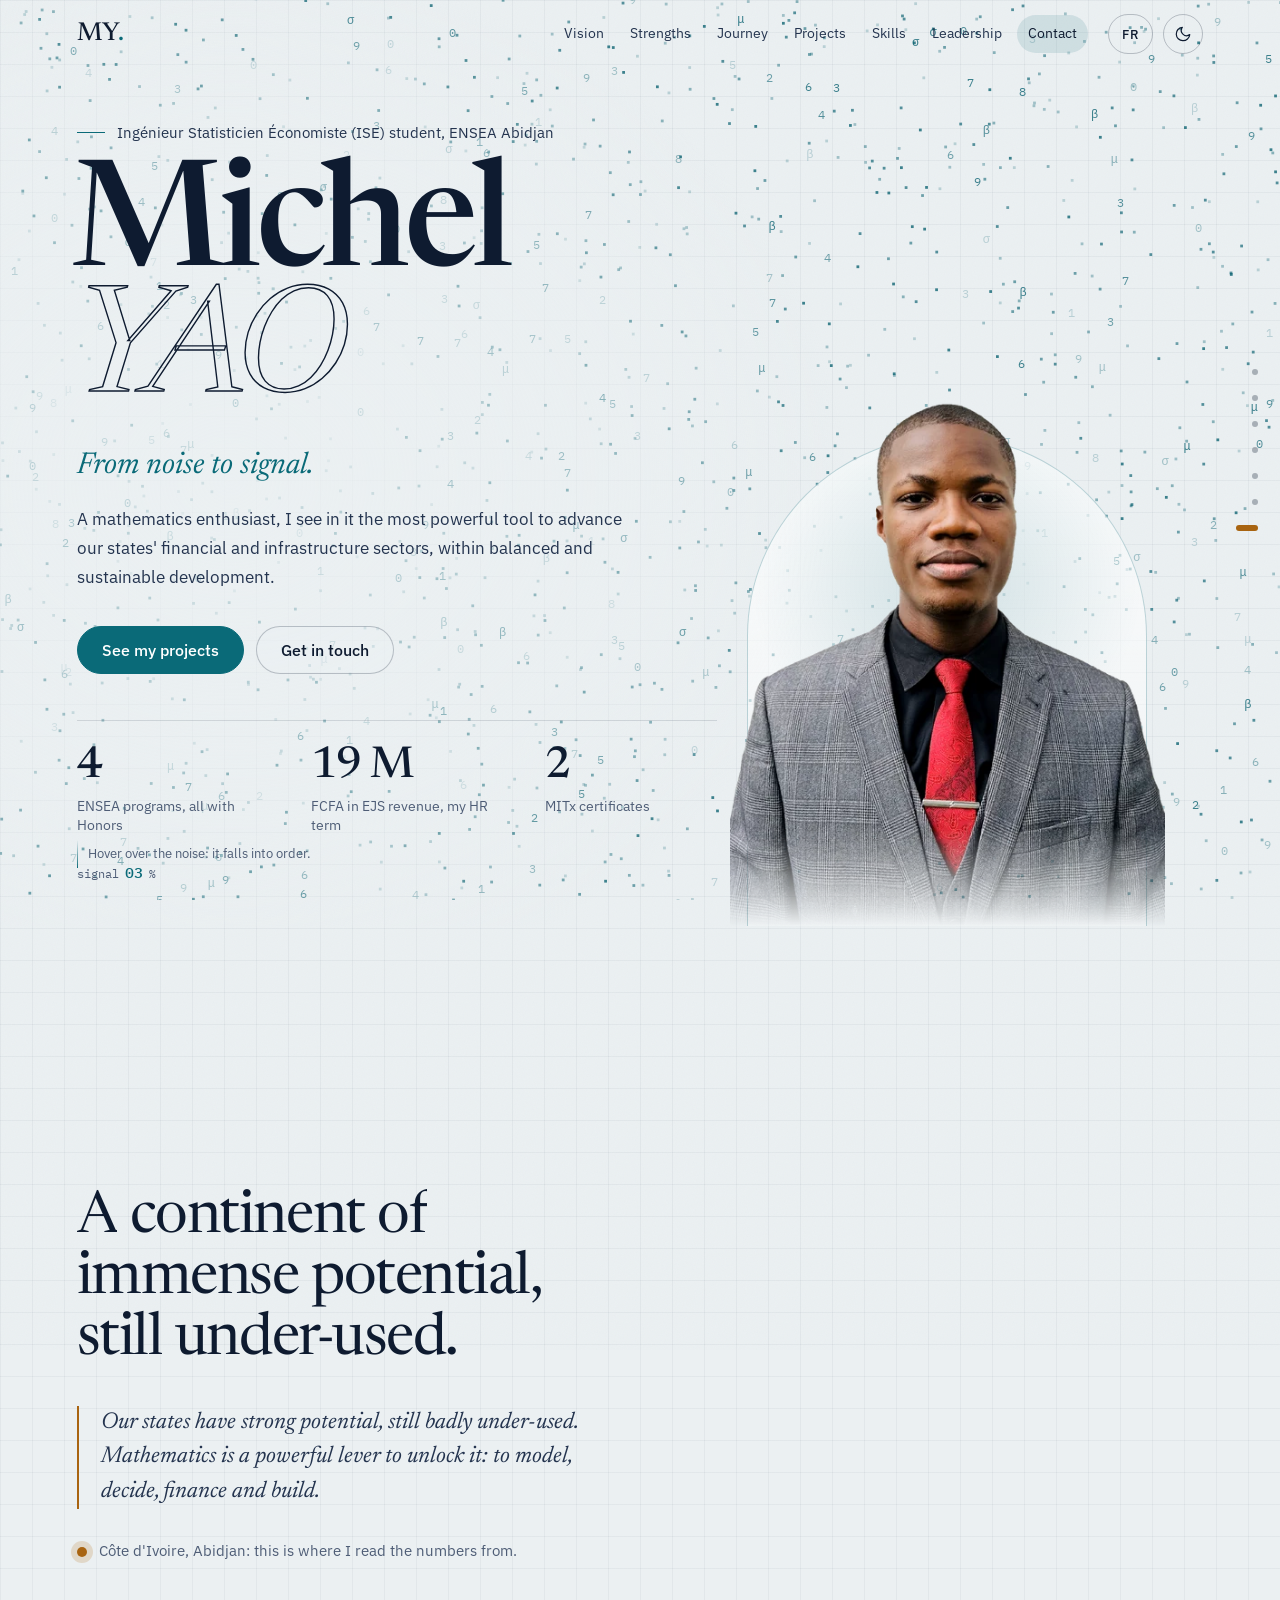
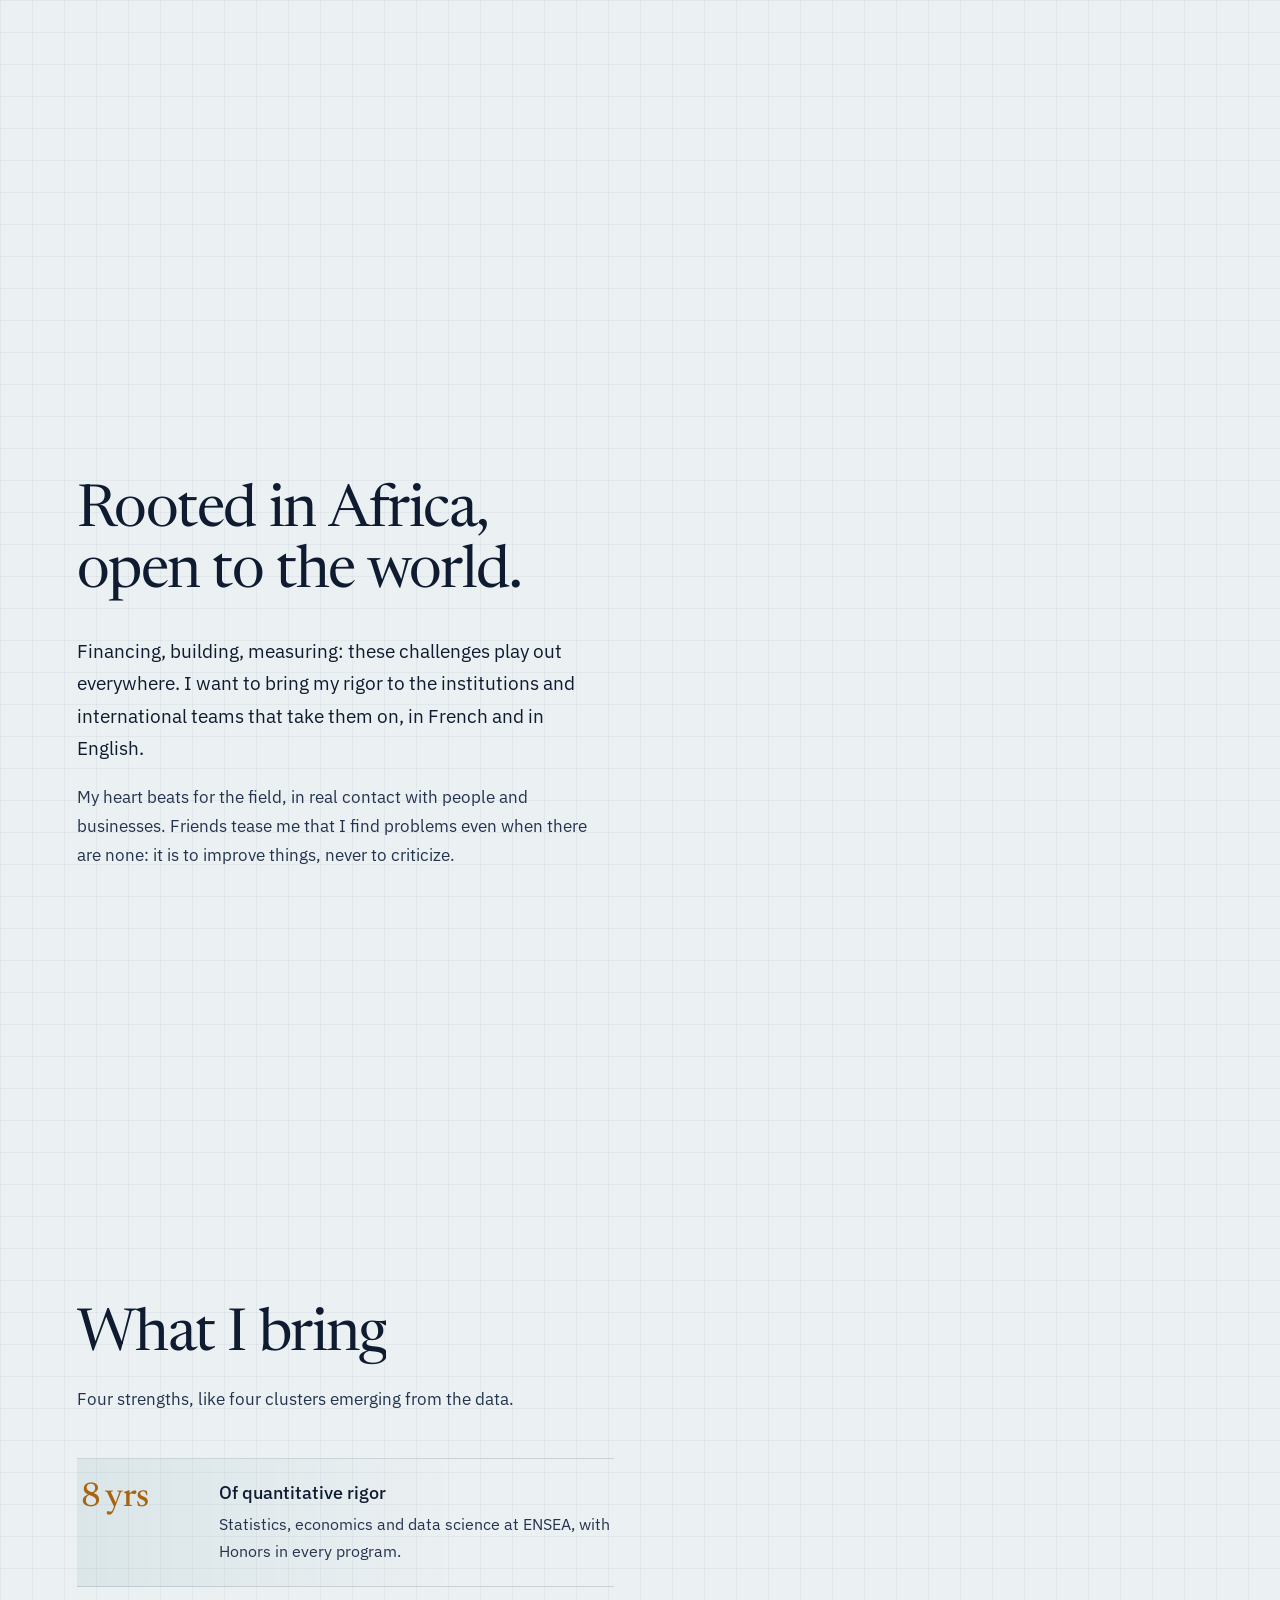
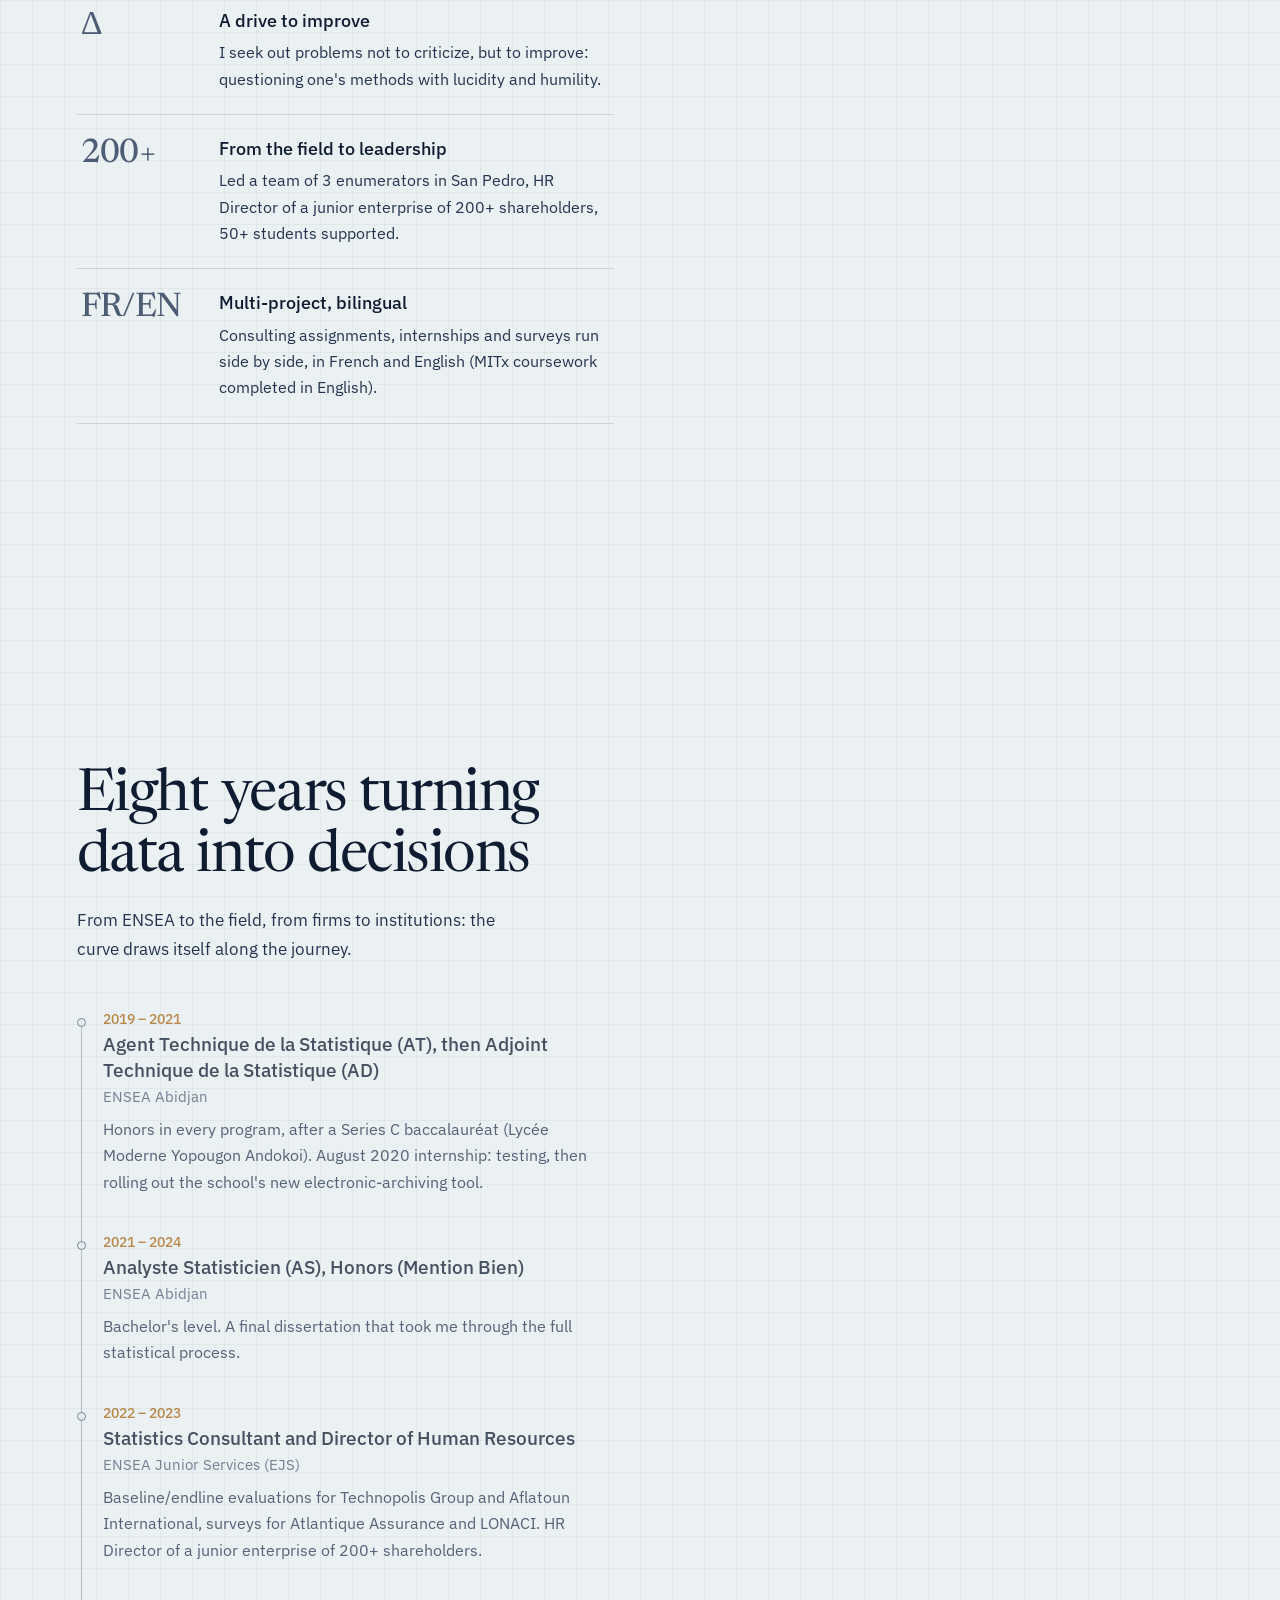
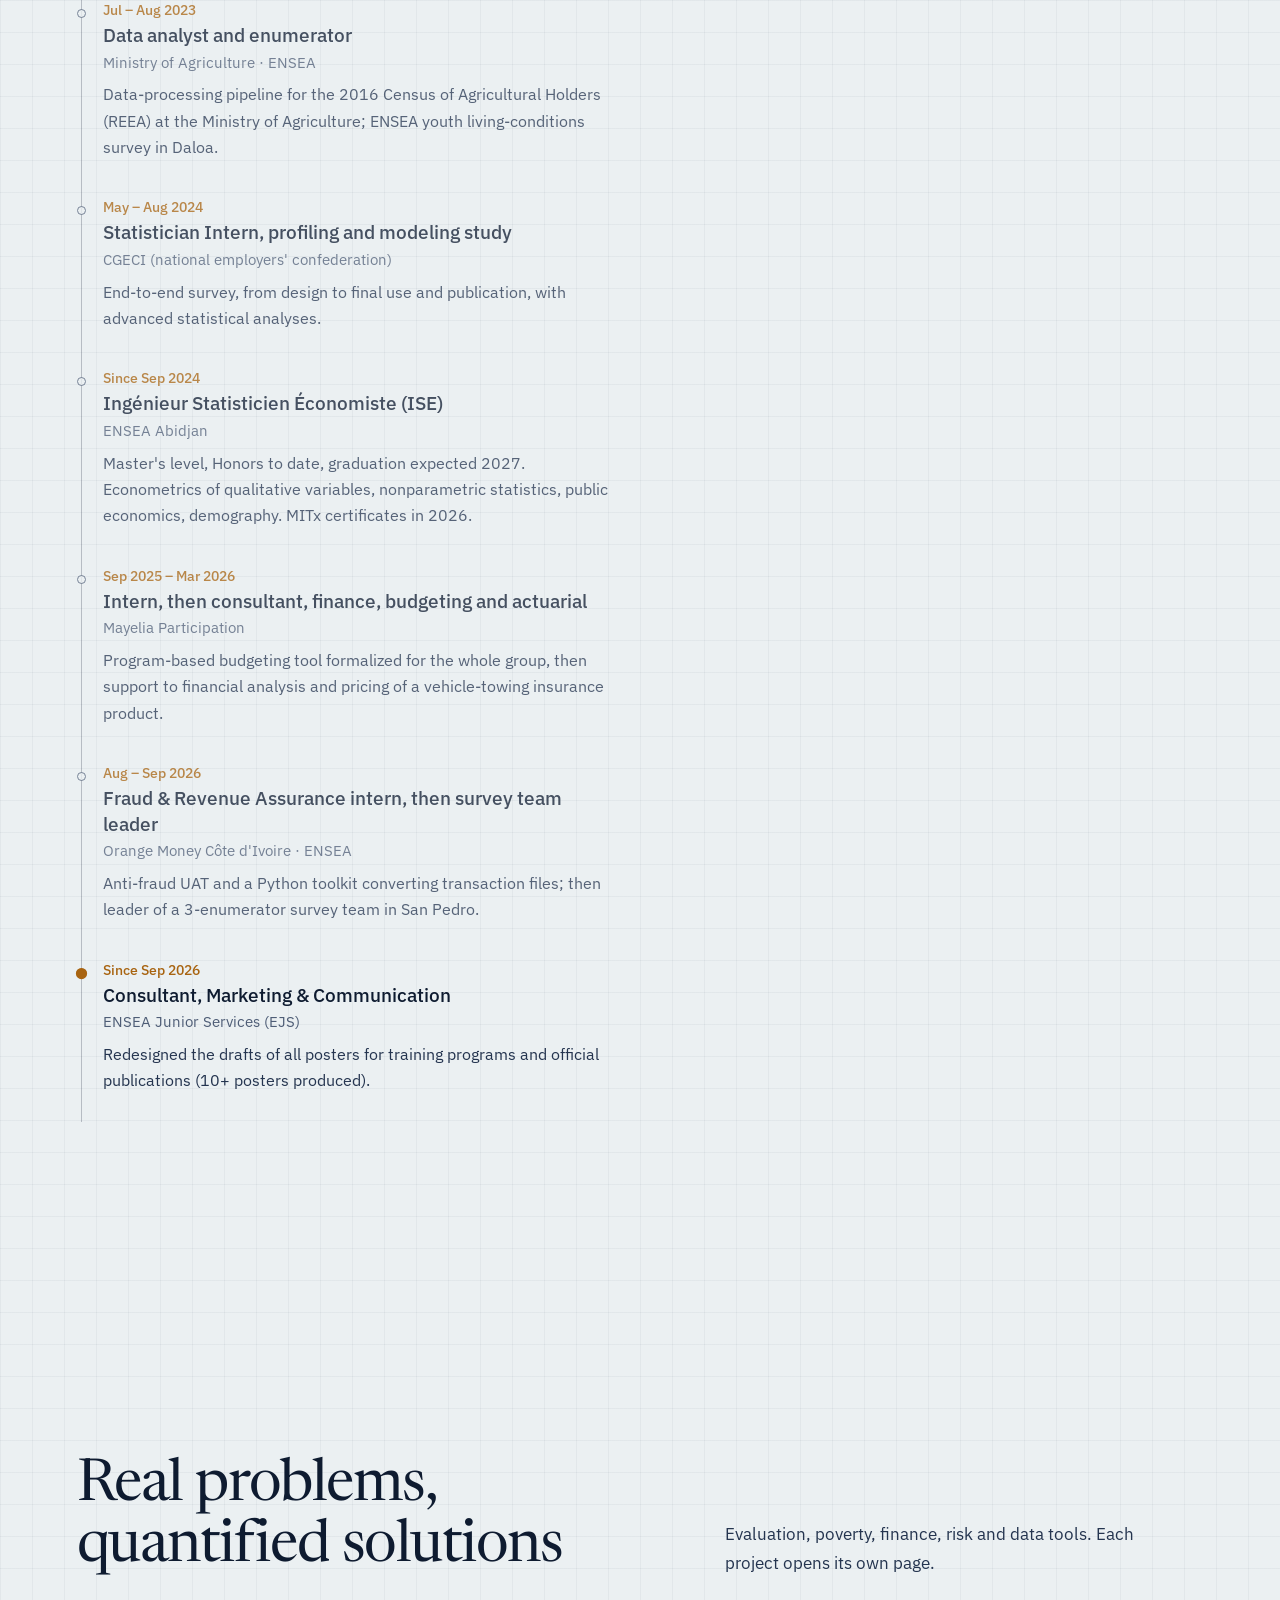
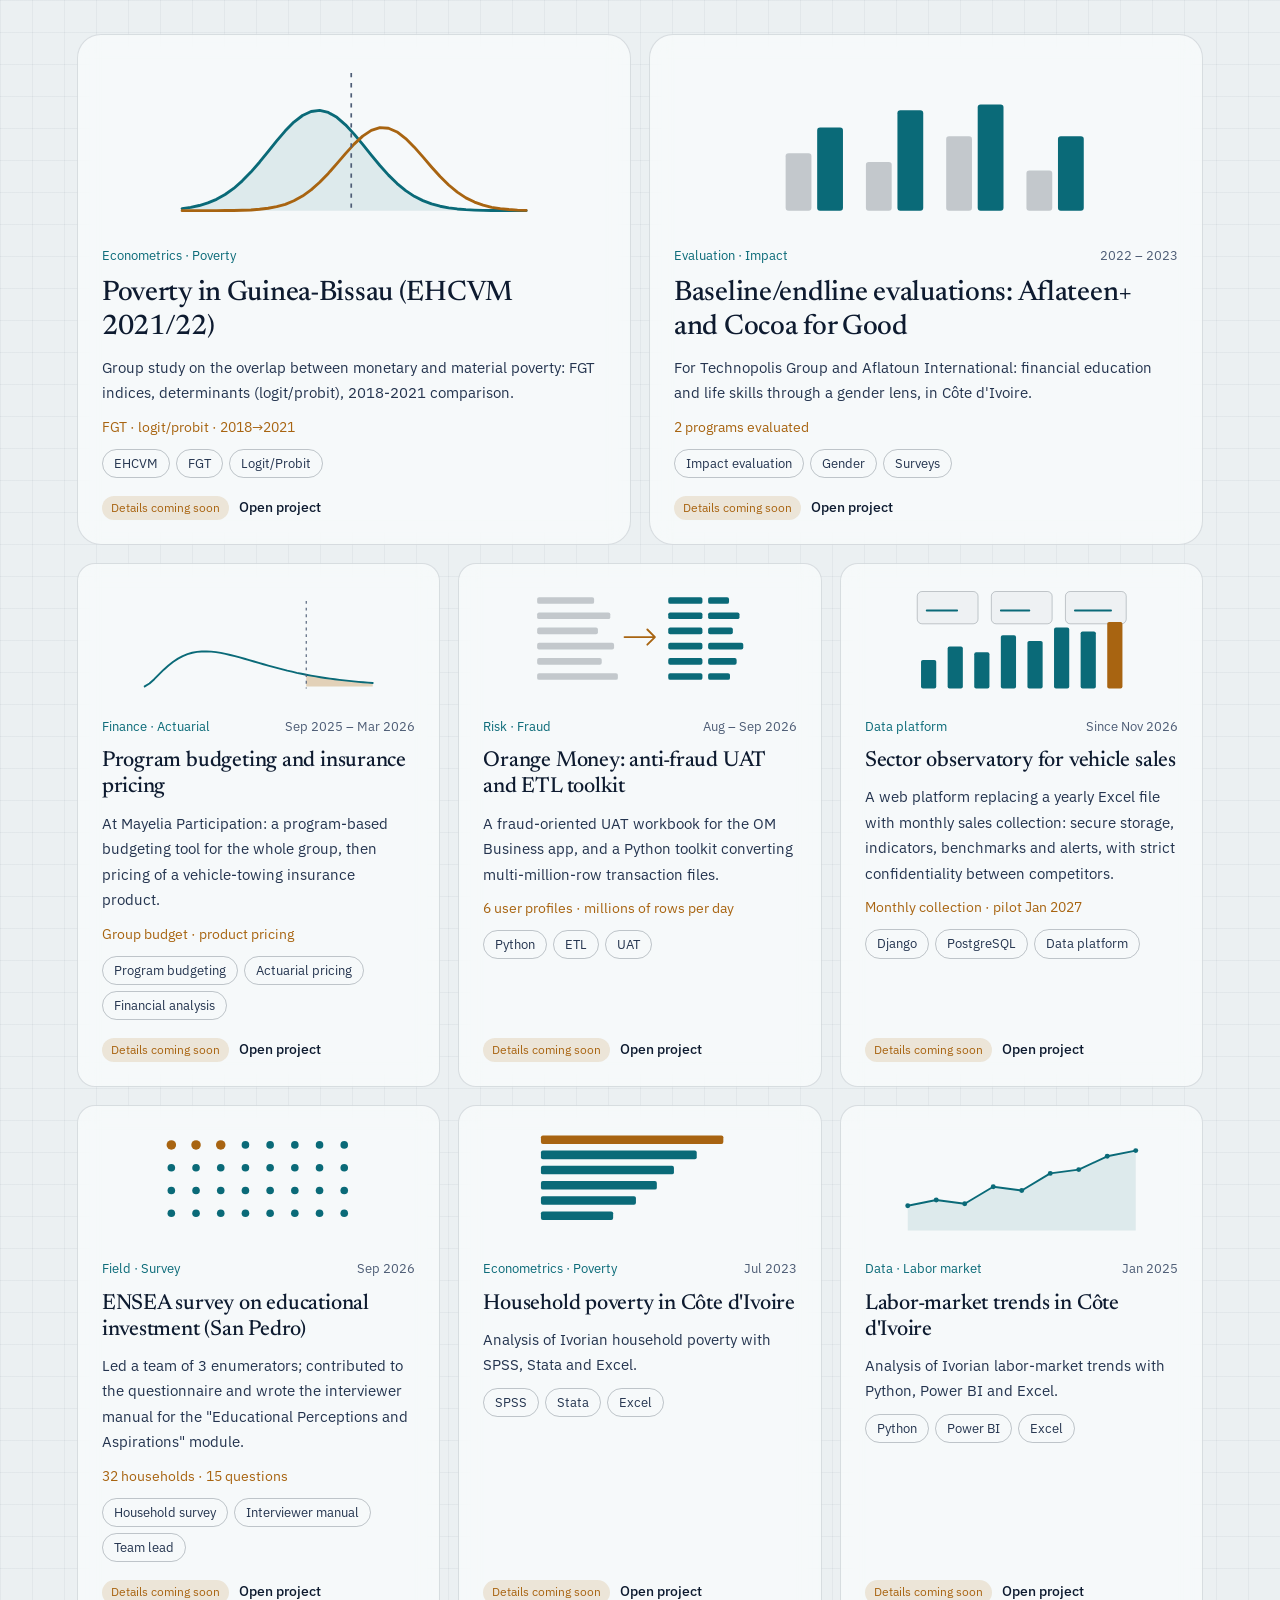
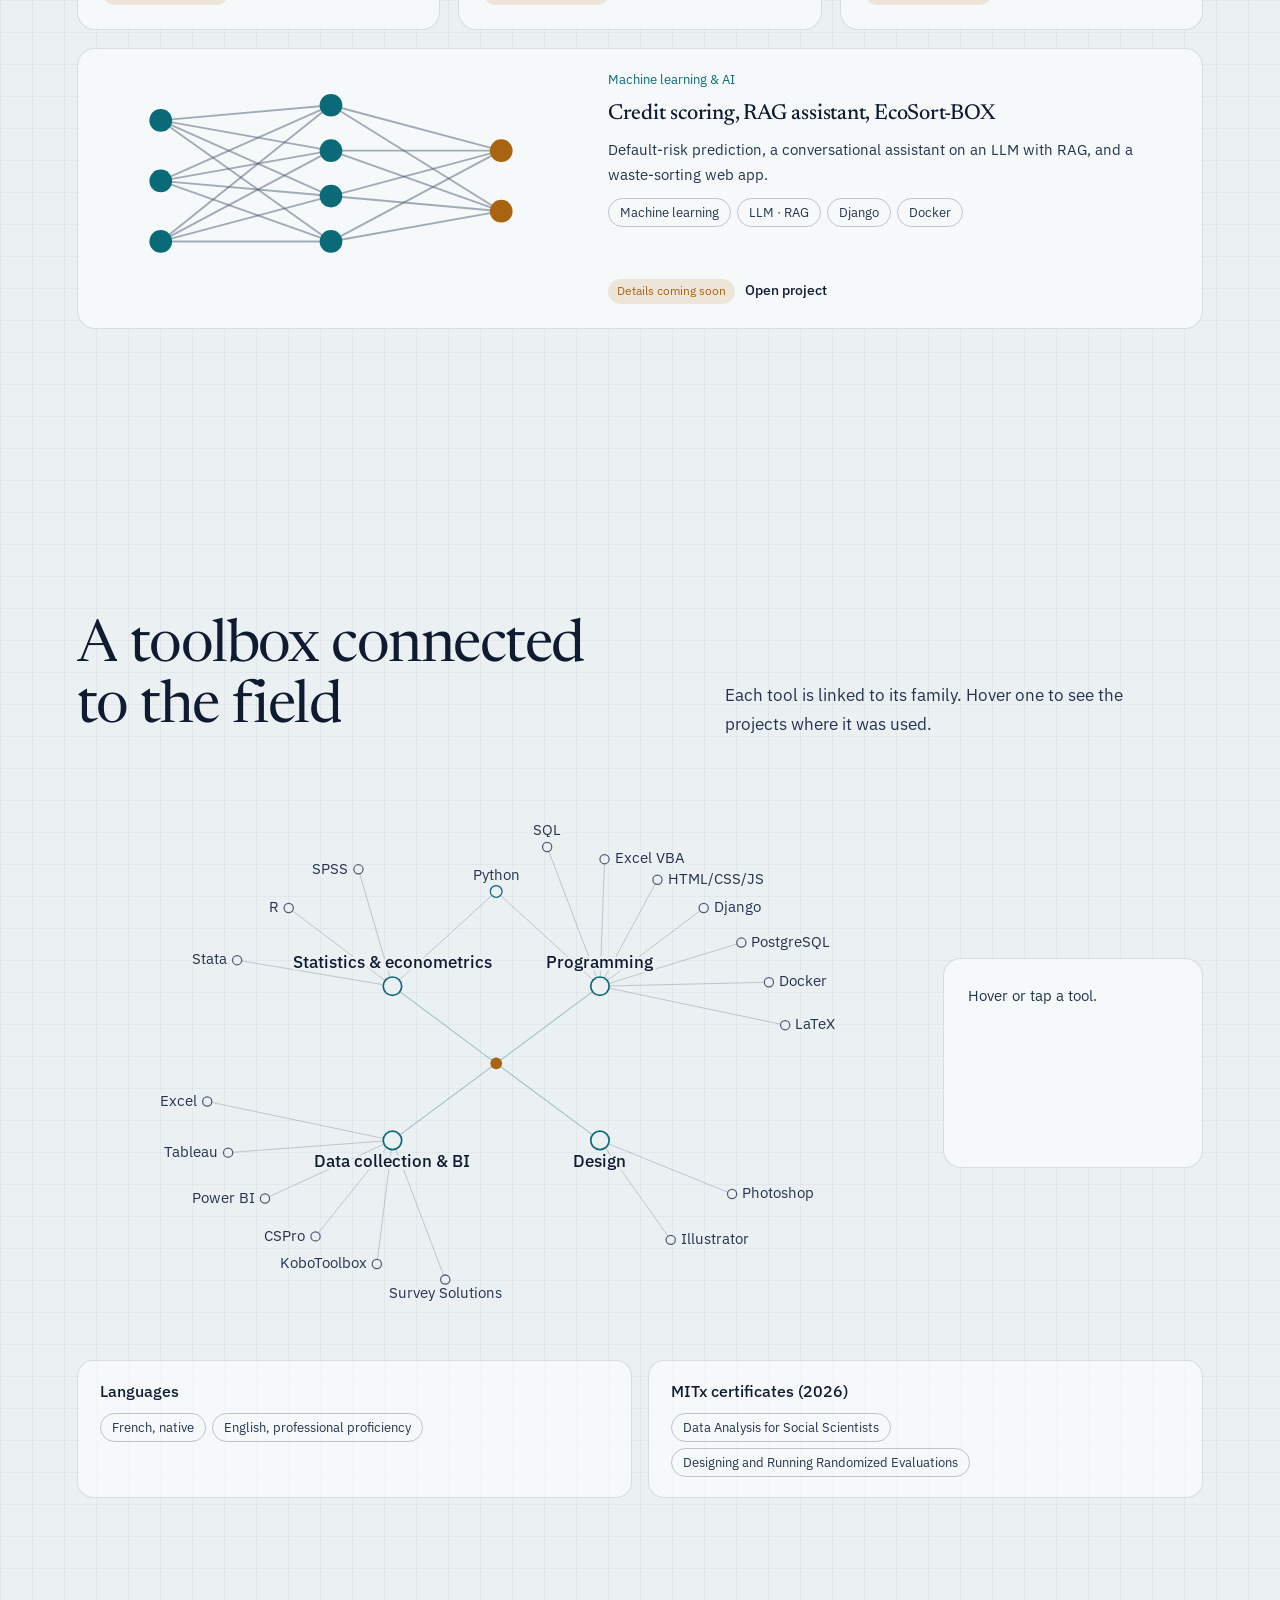
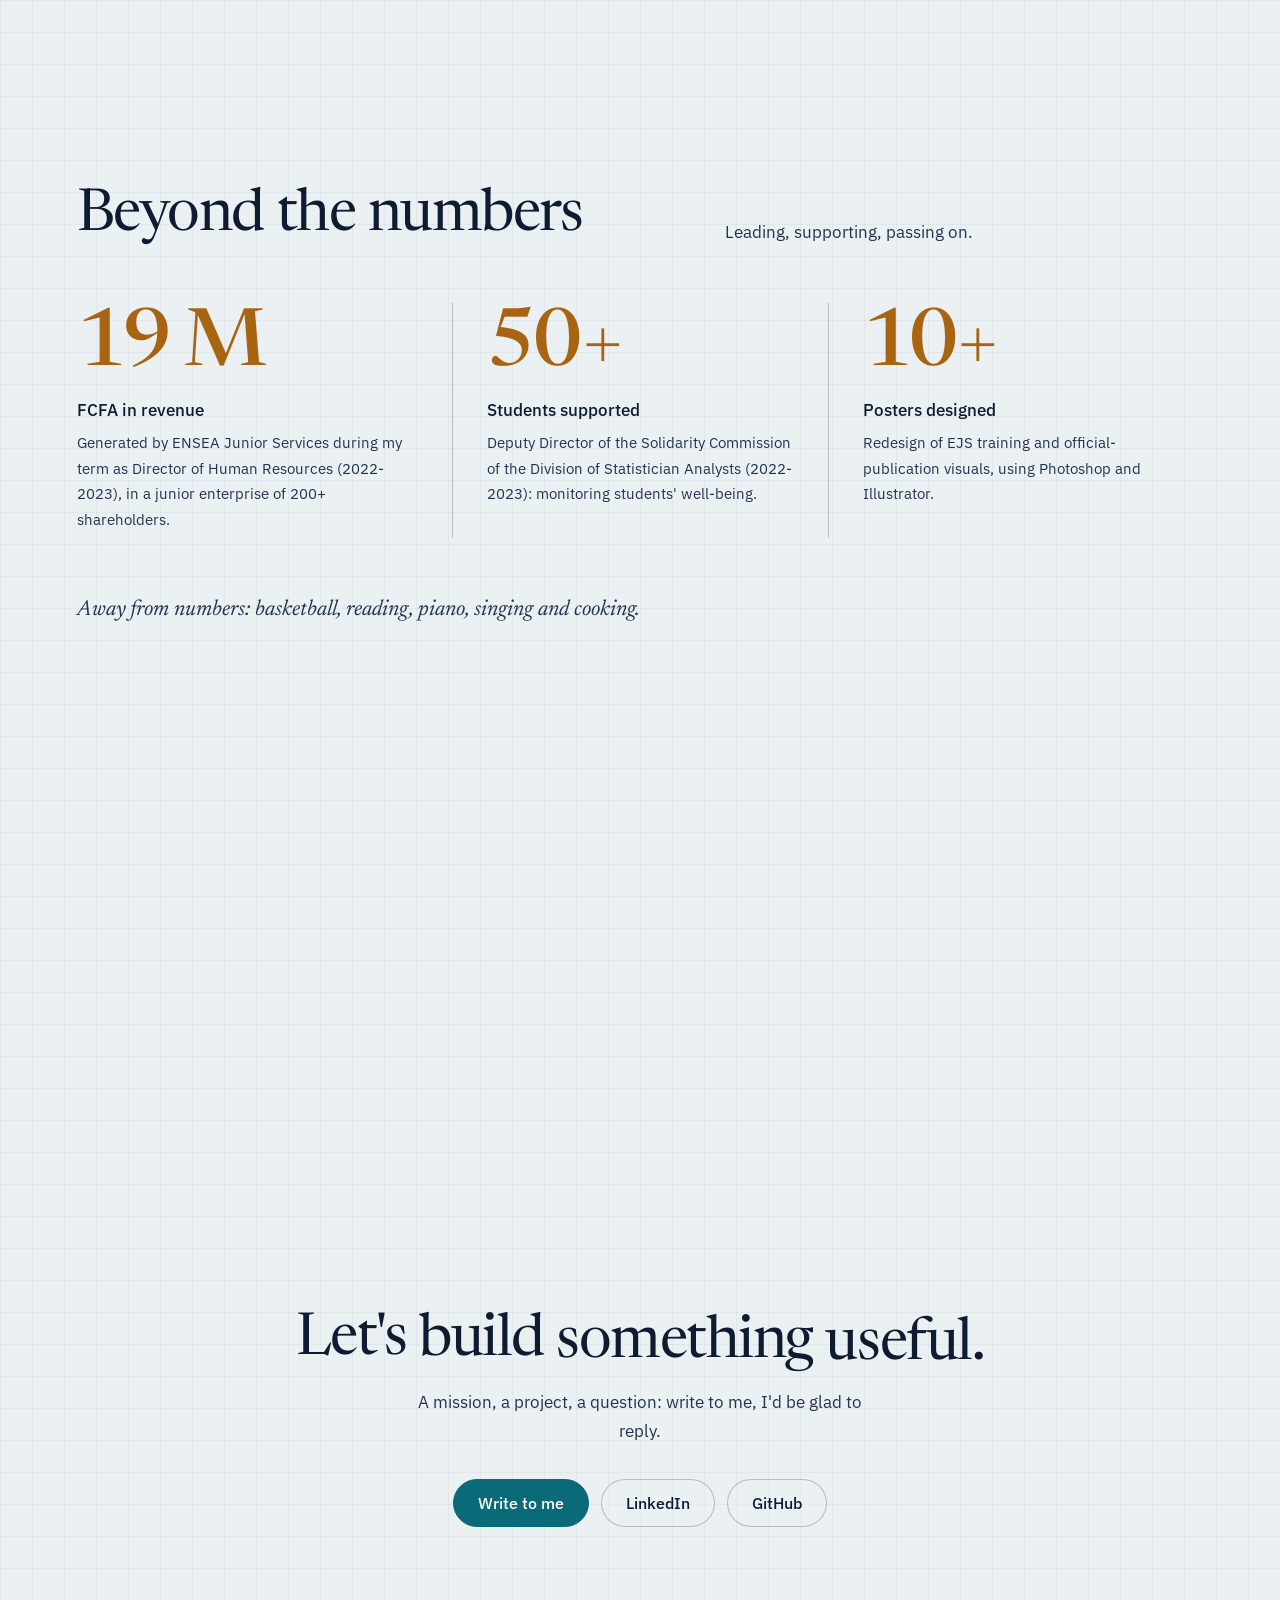
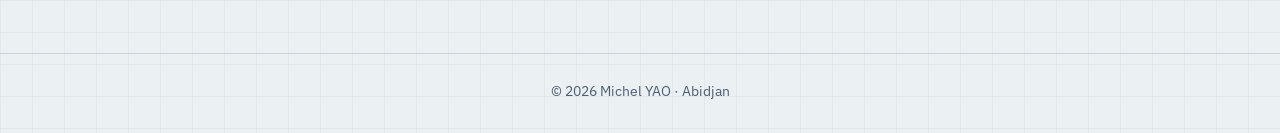
<file: index.html>
<!DOCTYPE html>
<html lang="fr">
<head>
<meta charset="utf-8">
<meta name="viewport" content="width=device-width, initial-scale=1, viewport-fit=cover">
<meta name="theme-color" content="#070C1A">
<script>try{var d=document.documentElement,t=localStorage.getItem("theme");d.classList.add("js");if(t!=="light"&&t!=="dark")t=matchMedia("(prefers-color-scheme: light)").matches?"light":"dark";d.dataset.theme=t}catch(e){document.documentElement.dataset.theme="dark"}</script>
<title>Michel YAO — Statisticien économiste</title>
<meta name="description" content="Michel YAO, élève ingénieur statisticien économiste à l'ENSEA d'Abidjan : statistique, économie et data au service du développement.">
<link rel="canonical" href="https://michhhel.github.io/Portefolio/">
<link rel="icon" href="favicon.svg" type="image/svg+xml">
<link rel="apple-touch-icon" href="assets/img/apple-touch-icon.png">
<meta property="og:type" content="website">
<meta property="og:url" content="https://michhhel.github.io/Portefolio/">
<meta property="og:site_name" content="Michel YAO">
<meta property="og:title" content="Michel YAO — Statisticien économiste · Statistician-Economist">
<meta property="og:description" content="Du bruit au signal : statistique, économie et data au service d'une Afrique qui se construit.">
<meta property="og:image" content="https://michhhel.github.io/Portefolio/assets/img/og.jpg">
<meta property="og:image:width" content="1200">
<meta property="og:image:height" content="630">
<meta property="og:image:alt" content="Michel YAO — Statisticien économiste">
<meta property="og:locale" content="fr_FR">
<meta property="og:locale:alternate" content="en_US">
<meta name="twitter:card" content="summary_large_image">
<script type="application/ld+json">{"@context":"https://schema.org","@type":"Person","name":"Michel YAO","url":"https://michhhel.github.io/Portefolio/","jobTitle":"Élève Ingénieur Statisticien Économiste","alumniOf":"ENSEA Abidjan","image":"https://michhhel.github.io/Portefolio/assets/img/portrait-480.webp","email":"mailto:michel.yao@ensea.edu.ci","sameAs":["https://www.linkedin.com/in/michel-yao-b81962269/","https://github.com/Michhhel"]}</script>
<link rel="preconnect" href="https://fonts.googleapis.com">
<link rel="preconnect" href="https://fonts.gstatic.com" crossorigin>
<link href="https://fonts.googleapis.com/css2?family=IBM+Plex+Mono:wght@400;500&family=IBM+Plex+Sans:ital,wght@0,400;0,500;0,600;1,400&family=Newsreader:ital,opsz,wght@0,6..72,400;0,6..72,500;0,6..72,600;1,6..72,400&display=swap" rel="stylesheet">
<link rel="stylesheet" href="css/style.css">
</head>
<body>
<a class="skip" href="#vision" data-i="skip">Aller au contenu</a>
<canvas id="sig" aria-hidden="true"></canvas>
<div class="grain" aria-hidden="true"></div>
<div class="prog" aria-hidden="true"><i id="pg"></i></div>

<nav id="nav">
 <a class="logo" href="#top" aria-label="Michel YAO, accueil">MY<span>.</span></a>
 <div class="nr">
  <ul id="mu">
   <li><a href="#vision" data-i="nav.vision">Vision</a></li>
   <li><a href="#atouts" data-i="nav.atouts">Atouts</a></li>
   <li><a href="#parcours" data-i="nav.parcours">Parcours</a></li>
   <li><a href="#projets" data-i="nav.projets">Projets</a></li>
   <li><a href="#competences" data-i="nav.competences">Compétences</a></li>
   <li><a href="#engagements" data-i="nav.engagements">Engagements</a></li>
   <li><a href="#contact" data-i="nav.contact">Contact</a></li>
  </ul>
  <button class="ib lg" id="lg" type="button">EN</button>
  <button class="ib" id="tg" type="button" aria-label="Changer de thème"><svg class="sun" viewBox="0 0 24 24" fill="none" stroke="currentColor" stroke-width="1.6" stroke-linecap="round"><circle cx="12" cy="12" r="4"/><path d="M12 2v2M12 20v2M4.9 4.9l1.4 1.4M17.7 17.7l1.4 1.4M2 12h2M20 12h2M4.9 19.1l1.4-1.4M17.7 6.3l1.4-1.4"/></svg><svg class="moon" viewBox="0 0 24 24" fill="none" stroke="currentColor" stroke-width="1.6" stroke-linejoin="round"><path d="M21 12.8A9 9 0 1 1 11.2 3a7 7 0 0 0 9.8 9.8z"/></svg></button>
  <button class="ib bg" id="bg" type="button" aria-label="Menu" aria-expanded="false" aria-controls="mu"><svg class="m" viewBox="0 0 24 24" fill="none" stroke="currentColor" stroke-width="1.7" stroke-linecap="round"><path d="M4 8h16M4 16h16"/></svg><svg class="x" viewBox="0 0 24 24" fill="none" stroke="currentColor" stroke-width="1.7" stroke-linecap="round"><path d="M6 6l12 12M18 6L6 18"/></svg></button>
 </div>
</nav>

<ol class="rail" id="rail" aria-label="Chapitres"></ol>
<div class="hud" id="hud" aria-hidden="true"><span id="hudl">signal</span> <b id="hudv">03</b><small>%</small></div>

<div id="home">
<header class="hero" id="top" data-scene="noise">
 <div class="hw">
  <p class="eye"><span class="av" id="av" hidden></span><span data-i="h.eye">Élève ingénieur statisticien économiste, ENSEA Abidjan</span></p>
  <h1 class="name" id="name" aria-label="Michel YAO"><span class="l1">Michel</span> <span class="l2">YAO</span></h1>
  <p class="tag" data-i="h.tag">Du bruit au signal.</p>
  <p class="lead" data-i="h.sub"></p>
  <div class="cta"><a class="btn p" href="#projets" data-i="h.c1">Voir mes projets</a><a class="btn" href="#contact" data-i="h.c2">Me contacter</a></div>
  <dl class="stats">
   <div><dt class="num" data-to="4">0</dt><dd data-i="h.s1"></dd></div>
   <div><dt class="num" data-to="19" data-suf=" M">0</dt><dd data-i="h.s2"></dd></div>
   <div><dt class="num" data-to="2">0</dt><dd data-i="h.s3"></dd></div>
  </dl>
 </div>
 <figure class="hp" id="hp" hidden><div class="arch" aria-hidden="true"></div><img id="hpi" alt="" width="880" height="1100" fetchpriority="high"></figure>
 <p class="hint"><span class="dsk" data-i="h.hint"></span><span class="mob" data-i="h.hintm"></span></p>
</header>

<main>
<section id="vision" class="ch">
 <div class="step" data-scene="africa"><div class="col">
  <h2 class="rv" data-i="va.h"></h2>
  <blockquote class="rv" data-i="va.q"></blockquote>
  <p class="geo rv"><i></i><span data-i="va.p"></span></p>
 </div></div>
 <div class="step" data-scene="world"><div class="col">
  <h2 class="rv" data-i="vb.h"></h2>
  <p class="rv big" data-i="vb.p"></p>
  <p class="rv" data-i="vb.p2"></p>
 </div></div>
</section>

<section id="atouts" class="ch" data-scene="clusters"><div class="col">
 <h2 class="rv" data-i="at.h"></h2>
 <p class="intro rv" data-i="at.p"></p>
 <ol class="at" id="at"></ol>
</div></section>

<section id="parcours" class="ch" data-scene="series"><div class="col">
 <h2 class="rv" data-i="tl.h"></h2>
 <p class="intro rv" data-i="tl.p"></p>
 <ol class="tl" id="tl"></ol>
</div></section>

<section id="projets" class="wide" data-scene="field"><div class="wr">
 <div class="hd"><h2 class="rv" data-i="pj.h"></h2><p class="intro rv" data-i="pj.p"></p></div>
 <div class="bento" id="pj"></div>
</div></section>

<section id="competences" class="wide" data-scene="field"><div class="wr">
 <div class="hd"><h2 class="rv" data-i="sk.h"></h2><p class="intro rv" data-i="sk.p"></p></div>
 <div class="netw rv">
  <svg id="net" viewBox="0 0 1000 640" role="img" aria-labelledby="netcap"><title id="netcap">Réseau des compétences</title></svg>
  <aside class="np" id="np" aria-live="polite"></aside>
 </div>
 <div class="skl" id="skl"></div>
 <div class="sx" id="sx"></div>
</div></section>

<section id="engagements" class="wide" data-scene="field"><div class="wr">
 <div class="hd"><h2 class="rv" data-i="ld.h"></h2><p class="intro rv" data-i="ld.p"></p></div>
 <div class="ld" id="ld"></div>
 <p class="int rv" data-i="ld.int"></p>
 <div class="ph" id="ph" hidden></div>
</div></section>

<section id="contact" data-scene="orb"><div class="ctw">
 <h2 class="rv" data-i="ct.h"></h2>
 <p class="rv" data-i="ct.p"></p>
 <div class="cta rv">
  <a class="btn p" id="em" hidden data-i="ct.m">M'écrire</a>
  <a class="btn" id="li" target="_blank" rel="noopener">LinkedIn</a>
  <a class="btn" id="gh" target="_blank" rel="noopener">GitHub</a>
  <a class="btn" id="cvb" hidden download data-i="ct.cv">Télécharger mon CV</a>
 </div>
</div></section>
</main>
</div>

<main id="dt" hidden data-scene="field"></main>
<footer><span data-i="foot">© 2026 Michel YAO · Abidjan</span></footer>

<script src="js/vendor/gsap.min.js" defer></script>
<script src="js/vendor/lenis.min.js" defer></script>
<script src="js/geo.js" defer></script>
<script src="js/signal.js" defer></script>
<script src="js/app.js" defer></script>
</body>
</html>
</file>
<file: css/style.css>
/* =========================================================
   Michel YAO — « Du bruit au signal »
   Thème sombre « Nuit » · thème clair « Papier millimétré »
   ========================================================= */
:root{
 --bg:#070C1A;--bg-rgb:7,12,26;--ink:#EAF0F8;--ink-rgb:234,240,248;--sub:#C6D1E0;--mute:#8E9BB3;
 --line:rgba(234,240,248,.12);--line2:rgba(234,240,248,.22);--acc:#3EE0EE;--amb:#F2B544;
 --p1:62,224,238;--p2:242,181,68;--pa:1;--ps:1;
 --panel:rgba(11,19,38,.66);--panel2:rgba(14,24,48,.86);--btn-ink:#04121A;
 --shadow:0 30px 60px -30px rgba(0,0,0,.6);
 --serif:"Newsreader",Georgia,"Times New Roman",serif;--sans:"IBM Plex Sans",system-ui,-apple-system,"Segoe UI",sans-serif;--mono:"IBM Plex Mono",ui-monospace,Menlo,monospace;
 --gut:clamp(20px,6vw,104px);
 color-scheme:dark
}
:root[data-theme="light"]{
 --bg:#EBF0F2;--bg-rgb:235,240,242;--ink:#0E1B30;--ink-rgb:14,27,48;--sub:#24344F;--mute:#4E5D76;
 --line:rgba(14,27,48,.13);--line2:rgba(14,27,48,.24);--acc:#0A6A78;--amb:#A86411;
 --p1:8,96,112;--p2:176,104,14;--pa:1;--ps:1.4;
 --panel:rgba(250,252,253,.72);--panel2:rgba(255,255,255,.9);--btn-ink:#FFFFFF;
 --shadow:0 30px 60px -34px rgba(14,27,48,.35);
 color-scheme:light
}
*,*::before,*::after{box-sizing:border-box}
html{-webkit-text-size-adjust:100%;scroll-behavior:auto}
html.lenis,html.lenis body{height:auto}
.lenis.lenis-smooth{scroll-behavior:auto!important}
body{margin:0;background:var(--bg);color:var(--ink);font:400 17px/1.7 var(--sans);-webkit-font-smoothing:antialiased;text-rendering:optimizeLegibility;overflow-x:hidden}
:root[data-theme="light"] body{background-color:var(--bg);background-image:linear-gradient(rgba(14,27,48,.045) 1px,transparent 1px),linear-gradient(90deg,rgba(14,27,48,.045) 1px,transparent 1px);background-size:32px 32px}
.tt,.tt *{transition:background-color .45s,color .45s,border-color .45s,fill .45s,stroke .45s!important}
a{color:inherit;text-decoration:none}
h1,h2,h3{margin:0;font-weight:400}
p{margin:0}
ul,ol{margin:0;padding:0;list-style:none}
img{max-width:100%;display:block}
[hidden]{display:none!important}
::selection{background:rgba(var(--p1),.3)}
:focus-visible{outline:2px solid var(--acc);outline-offset:3px;border-radius:4px}
.skip{position:fixed;left:16px;top:-60px;z-index:100;background:var(--acc);color:var(--btn-ink);padding:10px 16px;border-radius:8px;font-weight:500}
.skip:focus{top:12px}

/* ---------- couches fixes ---------- */
#sig{position:fixed;inset:0;width:100vw;height:100vh;height:100lvh;z-index:0;pointer-events:none}
.grain{position:fixed;inset:-50%;z-index:1;pointer-events:none;opacity:.05;background-image:url("data:image/svg+xml,%3Csvg xmlns='http://www.w3.org/2000/svg' width='160' height='160'%3E%3Cfilter id='n'%3E%3CfeTurbulence type='fractalNoise' baseFrequency='.9' numOctaves='2' stitchTiles='stitch'/%3E%3C/filter%3E%3Crect width='100%25' height='100%25' filter='url(%23n)'/%3E%3C/svg%3E")}
:root[data-theme="light"] .grain{opacity:.03}
#home,#dt,footer{position:relative;z-index:2}
.prog{position:fixed;top:0;left:0;right:0;height:2px;z-index:60;pointer-events:none}
.prog i{display:block;height:100%;background:linear-gradient(90deg,var(--acc),var(--amb));transform-origin:0 50%;transform:scaleX(0)}

/* ---------- barre de navigation ---------- */
nav#nav{position:fixed;top:0;left:0;right:0;z-index:50;display:flex;align-items:center;justify-content:space-between;gap:24px;padding:calc(14px + env(safe-area-inset-top,0px)) var(--gut) 14px;transition:background-color .35s,border-color .35s,backdrop-filter .35s;border-bottom:1px solid transparent}
nav#nav.s{background:rgba(var(--bg-rgb),.72);-webkit-backdrop-filter:blur(14px) saturate(1.2);backdrop-filter:blur(14px) saturate(1.2);border-color:var(--line)}
.logo{font:500 26px/1 var(--serif);letter-spacing:-.02em}.logo span{color:var(--acc)}
.nr{display:flex;align-items:center;gap:10px}
#mu{display:flex;gap:4px;margin-right:10px}
#mu a{display:block;padding:7px 11px;border-radius:99px;font-size:14px;color:var(--sub);transition:color .2s,background-color .2s}
#mu a:hover{color:var(--ink);background:rgba(var(--ink-rgb),.06)}
#mu a.on{color:var(--ink);background:rgba(var(--p1),.12)}
.ib{display:grid;place-items:center;width:40px;height:40px;border-radius:50%;border:1px solid var(--line2);background:transparent;color:var(--ink);cursor:pointer;transition:border-color .2s,background-color .2s}
.ib:hover{border-color:var(--acc);background:rgba(var(--p1),.08)}
.ib svg{width:18px;height:18px}
.lg{width:auto;padding:0 13px;border-radius:99px;font:500 12.5px var(--sans);letter-spacing:.04em}
.moon{display:none}:root[data-theme="light"] .sun{display:none}:root[data-theme="light"] .moon{display:block}
.bg{display:none}.bg .x,nav.o .bg .m{display:none}nav.o .bg .x{display:block}

/* ---------- rail des chapitres et instrument « signal » ---------- */
.rail{position:fixed;right:22px;top:50%;transform:translateY(-50%);z-index:40;display:flex;flex-direction:column;gap:14px}
.rail a{display:flex;align-items:center;justify-content:flex-end;gap:10px;height:12px}
.rail a::after{content:"";width:6px;height:6px;border-radius:99px;background:rgba(var(--ink-rgb),.3);transition:width .35s,background-color .35s}
.rail a span{font-size:12.5px;color:var(--sub);opacity:0;transform:translateX(6px);transition:opacity .25s,transform .25s;white-space:nowrap}
.rail a:hover span{opacity:1;transform:none}
.rail a.on::after{width:22px;background:var(--amb)}
.hud{position:fixed;left:var(--gut);bottom:calc(18px + env(safe-area-inset-bottom,0px));z-index:40;font:400 12px var(--mono);color:var(--mute);display:flex;align-items:baseline;gap:6px;pointer-events:none}
.hud b{font:500 15px var(--mono);color:var(--acc);font-variant-numeric:tabular-nums}
.hud small{font-size:11px}

/* ---------- boutons ---------- */
.cta{display:flex;flex-wrap:wrap;gap:12px}
.btn{display:inline-flex;align-items:center;min-height:48px;padding:0 24px;border-radius:99px;border:1px solid var(--line2);font:500 15.5px var(--sans);color:var(--ink);background:rgba(var(--bg-rgb),.35);transition:border-color .2s,background-color .2s,transform .2s,box-shadow .25s}
.btn:hover{border-color:var(--acc);transform:translateY(-1px)}
.btn.p{background:var(--acc);border-color:var(--acc);color:var(--btn-ink)}
.btn.p:hover{box-shadow:0 12px 32px -12px rgba(var(--p1),.7)}

/* ---------- ouverture ---------- */
.hero{position:relative;min-height:100vh;min-height:100svh;display:flex;flex-direction:column;justify-content:center;padding:120px var(--gut) 90px}
.hero::before{content:"";position:absolute;inset:0;z-index:-1;pointer-events:none;background:radial-gradient(60% 70% at 18% 52%,rgba(var(--bg-rgb),.82),rgba(var(--bg-rgb),.4) 55%,transparent 80%)}
.hw{max-width:760px}
.eye{display:flex;align-items:center;gap:12px;font-size:15px;color:var(--sub);margin-bottom:22px}
.eye::before{content:"";width:28px;height:1px;background:var(--acc)}
.av{width:44px;height:44px;border-radius:50%;overflow:hidden;border:1px solid var(--line2);flex:none}
.av img{width:100%;height:100%;object-fit:cover}
.name{font:500 clamp(64px,11.5vw,176px)/.86 var(--serif);letter-spacing:-.04em;margin-left:-.04em;font-variant-numeric:lining-nums}
.name .l2{color:transparent;-webkit-text-stroke:1.2px var(--ink);font-style:italic;font-weight:400}
:root[data-theme="light"] .name .l2{-webkit-text-stroke:1.4px var(--ink)}
.tag{font:italic 400 clamp(22px,2.4vw,30px)/1.3 var(--serif);color:var(--acc);margin:26px 0 18px}
.lead{max-width:56ch;font-size:clamp(17px,1.35vw,19px);color:var(--sub);margin-bottom:34px}
.stats{display:flex;flex-wrap:wrap;gap:12px 44px;margin:46px 0 0;padding-top:24px;border-top:1px solid var(--line);max-width:640px}
.stats div{min-width:130px;max-width:190px}
.stats dt{font:500 44px/1 var(--serif);letter-spacing:-.02em;font-variant-numeric:lining-nums tabular-nums}
.stats dd{margin:8px 0 0;font-size:13.5px;line-height:1.45;color:var(--mute)}
.hint{position:absolute;left:50%;bottom:28px;transform:translateX(-50%);font-size:13px;color:var(--mute);display:flex;align-items:center;gap:10px;white-space:nowrap}
.hint::before{content:"";width:1px;height:28px;background:linear-gradient(transparent,var(--acc));animation:drip 2.4s ease-in-out infinite}
@keyframes drip{0%,100%{transform:scaleY(.3);transform-origin:top}50%{transform:scaleY(1)}}
.hint .mob{display:none}
.js .hw>*{opacity:0;transform:translateY(14px);transition:opacity .9s cubic-bezier(.2,.7,.2,1),transform .9s cubic-bezier(.2,.7,.2,1)}
.ready .hw>*{opacity:1;transform:none}
.ready .hw>:nth-child(2){transition-delay:.05s}.ready .hw>:nth-child(3){transition-delay:.55s}.ready .hw>:nth-child(4){transition-delay:.7s}.ready .hw>:nth-child(5){transition-delay:.85s}.ready .hw>:nth-child(6){transition-delay:1s}

/* ---------- chapitres narratifs (texte à gauche, particules à droite) ---------- */
.ch{position:relative}
.ch .col{width:min(540px,42vw);margin-left:var(--gut)}
#vision .step{min-height:100vh;display:flex;align-items:center;padding:16vh 0}
#atouts,#parcours{padding:20vh 0 18vh}
h2{font:400 clamp(36px,4.6vw,64px)/1.04 var(--serif);letter-spacing:-.025em;text-wrap:balance}
h2 .w{display:inline-block;overflow:hidden;vertical-align:top;padding-bottom:.08em;margin-bottom:-.08em}
h2 .w>span{display:inline-block}
.intro{margin-top:18px;color:var(--sub);max-width:46ch}
blockquote{margin:34px 0 0;padding-left:22px;border-left:2px solid var(--amb);font:italic 400 clamp(20px,1.8vw,25px)/1.5 var(--serif);color:var(--sub)}
.geo{display:flex;align-items:center;gap:12px;margin-top:30px;font-size:14.5px;color:var(--mute)}
.geo i{width:10px;height:10px;border-radius:50%;background:var(--amb);box-shadow:0 0 0 6px rgba(var(--p2),.18);flex:none}
#vision p.big{font-size:clamp(18px,1.5vw,21px);color:var(--ink);margin-top:30px}
#vision p:not(.big):not(.geo){margin-top:18px;color:var(--sub)}

/* atouts : liste, chaque ligne allume son cluster */
.at{margin-top:44px;border-top:1px solid var(--line)}
.at li{display:grid;grid-template-columns:120px 1fr;gap:18px;padding:22px 4px;border-bottom:1px solid var(--line);cursor:default;transition:background-color .3s}
.at .an{font:500 34px/1.05 var(--serif);letter-spacing:-.02em;color:var(--mute);transition:color .35s}
.at h3{font:500 18px/1.35 var(--sans);margin-bottom:6px}
.at p{font-size:15.5px;color:var(--sub)}
.at li.on .an{color:var(--amb)}
.at li.on{background:linear-gradient(90deg,rgba(var(--p1),.07),transparent 70%)}

/* parcours : jalons synchronisés avec la courbe */
.tl{margin-top:46px;position:relative;padding-left:26px}
.tl::before{content:"";position:absolute;left:4px;top:10px;bottom:10px;width:1px;background:var(--line2)}
.tl li{position:relative;padding:0 0 38px;opacity:.38;transition:opacity .5s}
.tl li::before{content:"";position:absolute;left:-26px;top:8px;width:9px;height:9px;border-radius:50%;background:var(--bg);border:1.5px solid var(--mute);transition:border-color .3s,background-color .3s,transform .3s}
.tl li.seen{opacity:.75}.tl li.on{opacity:1}
.tl li.on::before{border-color:var(--amb);background:var(--amb);transform:scale(1.25)}
.tw{font:500 13.5px var(--sans);color:var(--amb);font-variant-numeric:tabular-nums}
.tl h3{font:500 19px/1.35 var(--sans);margin:4px 0 2px}
.to{font-size:14.5px;color:var(--mute);margin-bottom:6px}
.td{font-size:15.5px;color:var(--sub);max-width:60ch}

/* ---------- sections larges ---------- */
.wide .wr{max-width:1280px;margin:0 auto;padding:18vh var(--gut) 14vh}
.hd{display:grid;grid-template-columns:minmax(0,1.1fr) minmax(0,.9fr);gap:24px 64px;align-items:end;margin-bottom:56px}
.hd .intro{margin:0}

/* projets : mosaïque */
.bento{display:grid;grid-template-columns:repeat(6,minmax(0,1fr));gap:18px}
.pc{grid-column:span 2;display:flex;flex-direction:column;background:var(--panel);-webkit-backdrop-filter:blur(10px);backdrop-filter:blur(10px);border:1px solid var(--line);border-radius:18px;overflow:hidden;transition:border-color .3s,transform .4s cubic-bezier(.2,.7,.2,1),box-shadow .4s}
.pc.b{grid-column:span 3;border-radius:24px}
.pc.w{grid-column:span 6;display:grid;grid-template-columns:minmax(0,.9fr) minmax(0,1.1fr)}
.pc:hover{border-color:rgba(var(--p1),.55);transform:translateY(-3px);box-shadow:var(--shadow)}
.pc .viz{display:block;width:100%;height:132px;padding:18px 22px 0;overflow:visible}
.pc.b .viz{height:190px}
.pc.w .viz{height:100%;min-height:200px;padding:26px}
.pb{display:flex;flex-direction:column;gap:10px;padding:20px 24px 24px;flex:1}
.pk{display:flex;flex-wrap:wrap;justify-content:space-between;gap:4px 12px;font-size:13px;color:var(--acc)}
.pk span{color:var(--mute);font-variant-numeric:tabular-nums}
.pc h3{font:500 clamp(21px,1.7vw,25px)/1.2 var(--serif);letter-spacing:-.01em}
.pc.b h3{font-size:clamp(25px,2.2vw,32px)}
.pd{font-size:15px;color:var(--sub)}
.pm{font-size:13.5px;color:var(--amb);font-variant-numeric:tabular-nums}
.tags{display:flex;flex-wrap:wrap;gap:6px}
.tags li{font-size:12.5px;padding:3px 11px;border-radius:99px;border:1px solid var(--line2);color:var(--sub)}
.po{margin-top:auto;padding-top:8px;display:flex;align-items:center;gap:10px;font-size:14px;font-weight:500;color:var(--ink)}
.soon{font-size:12px;font-weight:400;padding:2px 9px;border-radius:99px;background:rgba(var(--p2),.14);color:var(--amb)}
/* mini-visualisations */
.viz .v1{stroke:var(--acc);fill:none}.viz .v2{stroke:var(--amb);fill:none}.viz .v0{stroke:var(--mute);fill:none}
.viz .ln{stroke-width:2;stroke-linecap:round;stroke-linejoin:round;stroke-dasharray:600;stroke-dashoffset:0;transition:stroke-dashoffset 1.2s cubic-bezier(.3,.6,.2,1)}
.viz .fl{fill:rgba(var(--p1),.1);stroke:none}.viz .fl2{fill:rgba(var(--p2),.28);stroke:none}
.viz .dash{stroke-width:1.2;stroke-dasharray:3 4}
.viz .bar{stroke:none;transform-box:fill-box;transform-origin:50% 100%;transition:transform .7s cubic-bezier(.2,.7,.2,1)}
.viz .bar.v1{fill:var(--acc)}.viz .bar.v2{fill:var(--amb)}.viz .bar.v0{fill:rgba(var(--ink-rgb),.22)}
.viz .row{transform-origin:0 50%}
.viz .dot{stroke:none;transition:transform .5s;transform-box:fill-box;transform-origin:center}
.viz .dot.v1{fill:var(--acc)}.viz .dot.v2{fill:var(--amb)}
.viz .edge{stroke-width:1;opacity:.5}
.viz .tile{stroke:var(--line2);fill:rgba(var(--ink-rgb),.03)}
.pc:hover .ln{animation:draw 1.3s cubic-bezier(.3,.6,.2,1)}
.pc:hover .bar{animation:grow .8s cubic-bezier(.2,.7,.2,1) backwards;animation-delay:calc(var(--i,0)*40ms)}
.pc:hover .dot{animation:pop .6s backwards;animation-delay:calc(var(--i,0)*18ms)}
@keyframes draw{from{stroke-dashoffset:600}to{stroke-dashoffset:0}}
@keyframes grow{from{transform:scaleY(.15)}}
@keyframes pop{from{transform:scale(0)}}
.viz .row{animation:none}.pc:hover .row{animation:slide .7s cubic-bezier(.2,.7,.2,1) backwards;animation-delay:calc(var(--i,0)*60ms)}
@keyframes slide{from{transform:scaleX(.1)}}

/* compétences : réseau */
.netw{display:grid;grid-template-columns:minmax(0,1fr) 260px;gap:28px;align-items:center}
#net{width:100%;height:auto;overflow:visible}
#net .e0{stroke:rgba(var(--p1),.35);stroke-width:1.2}
#net .e1{stroke:var(--line2);stroke-width:1;transition:stroke .25s,stroke-width .25s}
#net .e1.on{stroke:var(--amb);stroke-width:2}
#net .core{fill:var(--amb)}
#net .hub circle{fill:var(--bg);stroke:var(--acc);stroke-width:2}
#net text{paint-order:stroke;stroke:var(--bg);stroke-width:6px;stroke-linejoin:round}
#net .hub text{font:500 20px var(--sans);fill:var(--ink)}
#net .tool{cursor:pointer;outline:none;transition:opacity .25s}
#net .tool circle{fill:var(--bg);stroke:var(--mute);stroke-width:1.5;transition:fill .25s,stroke .25s}
#net .tool.m circle{stroke:var(--acc)}
#net .tool text{font:400 17.5px var(--sans);fill:var(--sub);transition:fill .25s}
#net .tool:hover circle,#net .tool.on circle,#net .tool:focus-visible circle{fill:var(--amb);stroke:var(--amb)}
#net .tool.on text,#net .tool:hover text{fill:var(--ink)}
#net.foc .tool:not(.on){opacity:.4}
.np{padding:24px;border:1px solid var(--line);border-radius:18px;background:var(--panel);-webkit-backdrop-filter:blur(10px);backdrop-filter:blur(10px);min-height:210px}
.np h3{font:500 28px/1.1 var(--serif);margin-bottom:4px}
.np .nf{font-size:13.5px;color:var(--acc);margin-bottom:16px}
.np .nu{font-size:13px;color:var(--mute);margin-bottom:6px}
.np ul{display:grid;gap:6px}
.np li a{font-size:15px;border-bottom:1px solid var(--line2);transition:border-color .2s,color .2s}
.np li a:hover{color:var(--acc);border-color:var(--acc)}
.np .nn,.np .nh{font-size:15px;color:var(--sub)}
.skl{display:none}
.skl,.sx{gap:16px;margin-top:28px}
.sx{display:grid;grid-template-columns:repeat(2,minmax(0,1fr))}
.skl>div,.sx>div{padding:20px 22px;border:1px solid var(--line);border-radius:16px;background:var(--panel)}
.skl h3,.sx h3{font:500 16px var(--sans);margin-bottom:12px}

/* engagements */
.ld{display:grid;grid-template-columns:repeat(3,minmax(0,1fr))}
.ld .li{padding:4px 34px 6px;border-left:1px solid var(--line2)}
.ld .li:first-child{padding-left:0;border-left:0}
.ld .ln{font:500 clamp(54px,6.2vw,92px)/1 var(--serif);letter-spacing:-.035em;color:var(--amb);font-variant-numeric:lining-nums}
.ld h3{font:500 17px/1.4 var(--sans);margin:12px 0 8px}
.ld p:not(.ln){font-size:15px;color:var(--sub)}
.int{margin-top:56px;font:italic 400 22px/1.5 var(--serif);color:var(--sub)}
.ph{display:grid;grid-template-columns:repeat(3,minmax(0,1fr));gap:16px;margin-top:40px}
.ph figure{margin:0}.ph img{aspect-ratio:4/5;object-fit:cover;border-radius:18px;width:100%}
.ph figcaption{margin-top:8px;font-size:14px;color:var(--mute)}

/* contact : tout converge */
#contact{min-height:100vh;min-height:100svh;display:flex;align-items:flex-end;justify-content:center;text-align:center;padding:0 var(--gut) 14vh}
.ctw{max-width:760px;padding-top:50vh}
.ctw h2{margin:0 auto}
.ctw p{margin:20px auto 34px;color:var(--sub);max-width:46ch}
.ctw .cta{justify-content:center}
footer{text-align:center;padding:26px 20px calc(30px + env(safe-area-inset-bottom,0px));font-size:13.5px;color:var(--mute);border-top:1px solid var(--line)}

/* ---------- page projet ---------- */
.dv{max-width:1120px;margin:0 auto;padding:calc(110px + env(safe-area-inset-top,0px)) var(--gut) 90px}
.back{display:inline-flex;align-items:center;gap:8px;font-size:14.5px;color:var(--sub);margin-bottom:40px}
.back::before{content:"";width:18px;height:1px;background:currentColor}
.back:hover{color:var(--acc)}
.dh h1{font:400 clamp(40px,5.6vw,78px)/1.02 var(--serif);letter-spacing:-.03em;margin:12px 0 14px;max-width:18ch;text-wrap:balance}
.org{color:var(--sub);font-size:16px}
.dvz{margin:44px 0 0;padding:28px 34px;border:1px solid var(--line);border-radius:24px;background:var(--panel)}
.viz.lg{display:block;width:100%;height:240px}
.dvz .ln{animation:draw 1.6s cubic-bezier(.3,.6,.2,1)}.dvz .bar{animation:grow .9s cubic-bezier(.2,.7,.2,1) backwards}.dvz .dot{animation:pop .6s backwards}
.kf{display:flex;flex-wrap:wrap;gap:20px 56px;margin:40px 0 0;padding-bottom:40px;border-bottom:1px solid var(--line)}
.kf dt{font:500 clamp(34px,3.6vw,52px)/1 var(--serif);letter-spacing:-.02em;color:var(--amb)}
.kf dd{margin:8px 0 0;font-size:14px;color:var(--mute);max-width:22ch}
.dg{display:grid;grid-template-columns:minmax(0,1.6fr) minmax(0,1fr);gap:48px 72px;margin-top:48px}
.dm section+section{margin-top:36px}
.dm h2,.ds h2{font:500 14px var(--sans);color:var(--acc);margin-bottom:10px;letter-spacing:.01em}
.dm p,.dm li{color:var(--sub);font-size:17px}
.dm ul,.dm ol{display:grid;gap:10px}
.dm ul li{position:relative;padding-left:22px}.dm ul li::before{content:"";position:absolute;left:0;top:.75em;width:10px;height:1.5px;background:var(--amb)}
.dm ol{counter-reset:s}.dm ol li{counter-increment:s;padding-left:32px;position:relative}.dm ol li::before{content:counter(s);position:absolute;left:0;font:500 15px var(--serif);color:var(--amb)}
.note{margin-top:36px;padding:16px 20px;border:1px dashed rgba(var(--p2),.6);border-radius:14px;color:var(--sub);font-size:15.5px}
.ds{position:sticky;top:96px;align-self:start;padding:24px;border:1px solid var(--line);border-radius:18px;background:var(--panel)}
.ds h2+*{margin-bottom:24px}.ds>:last-child{margin-bottom:0}
.lks{display:flex;flex-direction:column;gap:10px}
.gal{display:grid;grid-template-columns:repeat(auto-fit,minmax(220px,1fr));gap:14px}.gal img{border-radius:14px;border:1px solid var(--line)}.gal figure{margin:0}.gal figcaption{font-size:13.5px;color:var(--mute);margin-top:6px}
.pn{display:grid;grid-template-columns:1fr 1fr;gap:20px;margin-top:80px;padding-top:28px;border-top:1px solid var(--line)}
.pn a{font:400 22px/1.3 var(--serif);color:var(--ink);transition:color .2s}
.pn a+a{text-align:right}
.pn a:hover{color:var(--acc)}
.pn small{display:block;font:400 13px var(--sans);color:var(--mute);margin-bottom:6px}

/* ---------- mode vérification (?check=1) ---------- */
.chk [data-chk]{outline:2px dashed var(--amb)!important;outline-offset:6px}

/* ---------- transitions de page ---------- */
::view-transition-old(root),::view-transition-new(root){animation-duration:.42s;animation-timing-function:cubic-bezier(.2,.7,.2,1)}

/* ---------- adaptatif ---------- */
@media (max-width:1180px){#mu{display:none}.bg{display:grid}
 nav.o #mu{display:flex;flex-direction:column;position:absolute;top:100%;left:0;right:0;margin:0;padding:12px var(--gut) 24px;background:rgba(var(--bg-rgb),.97);-webkit-backdrop-filter:blur(16px);backdrop-filter:blur(16px);border-bottom:1px solid var(--line)}
 nav.o #mu a{font:400 26px/1.3 var(--serif);padding:10px 0;border-radius:0;background:none}
 nav.o #mu a.on{color:var(--acc)}
 .rail{display:none}}
@media (max-width:1100px){.bento{grid-template-columns:repeat(2,minmax(0,1fr))}.pc,.pc.b{grid-column:span 1}.pc.w{grid-column:span 2}
 .netw{grid-template-columns:1fr}.np{min-height:0}}
@media (max-width:899px){
 :root{--gut:20px}
 .hero{justify-content:flex-end;padding-bottom:110px}
 .hint .dsk{display:none}.hint .mob{display:inline}
 .ch .col{width:auto;margin:0 16px;padding:26px 22px;border-radius:22px;background:var(--panel2);-webkit-backdrop-filter:blur(14px);backdrop-filter:blur(14px);border:1px solid var(--line)}
 #vision .step{align-items:flex-end;padding:56vh 0 8vh;min-height:auto}
 #atouts,#parcours{padding:56vh 0 8vh}
 .at li{grid-template-columns:84px 1fr;gap:12px}.at .an{font-size:26px}
 .hd{grid-template-columns:1fr;margin-bottom:36px}
 .wide .wr{padding:14vh var(--gut) 10vh}
 .ld{grid-template-columns:1fr;gap:34px}.ld .li{padding:0;border:0}
 .ph{grid-template-columns:1fr 1fr}
 .ctw{padding-top:52vh}
 .dg{grid-template-columns:1fr}.ds{position:static}
 .hud{display:none}}
@media (max-width:760px){.netw{display:none}.skl{display:grid}.sx{grid-template-columns:1fr}
 .bento{grid-template-columns:1fr}.pc,.pc.b,.pc.w{grid-column:span 1}.pc.w{display:flex}.pc.w .viz{height:150px;min-height:0}
 .stats{gap:18px 28px}.stats div{min-width:0;flex:1 1 40%}.stats dt{font-size:36px}
 .pn{grid-template-columns:1fr}.pn a+a{text-align:left}
 .hint{bottom:22px}}
@media (prefers-reduced-motion:reduce){*,*::before,*::after{animation:none!important;transition:none!important}.js .hw>*{opacity:1;transform:none}}

/* ---------- portrait (ouverture) ---------- */
.hp{position:absolute;right:calc(var(--gut) + 3vw);bottom:0;margin:0;width:min(34vw,560px);aspect-ratio:4/5;z-index:0;pointer-events:none}
.hp .arch{position:absolute;inset:10% 4% 0;border-radius:999px 999px 0 0;background:radial-gradient(70% 55% at 50% 30%,rgba(var(--p1),.28),transparent 70%),linear-gradient(180deg,rgba(var(--p1),.10),rgba(var(--bg-rgb),.0) 85%);border:1px solid rgba(var(--p1),.22);border-bottom:0}
:root[data-theme="light"] .hp .arch{background:radial-gradient(70% 55% at 50% 30%,rgba(var(--p1),.16),transparent 70%),linear-gradient(180deg,rgba(255,255,255,.75),rgba(255,255,255,.25));border-color:rgba(var(--p1),.25)}
.hp img{position:absolute;inset:0;width:100%;height:100%;object-fit:contain;object-position:50% 100%;-webkit-mask-image:linear-gradient(180deg,#000 82%,transparent);mask-image:linear-gradient(180deg,#000 82%,transparent)}
.hero.hasp .hint{left:var(--gut);transform:none;bottom:58px}
.hero.hasp::before{background:radial-gradient(60% 70% at 18% 52%,rgba(var(--bg-rgb),.82),rgba(var(--bg-rgb),.4) 55%,transparent 80%)}
.hasp .hw{max-width:min(760px,54vw)}
.js .hp{opacity:0;transform:translateY(24px);transition:opacity 1.2s cubic-bezier(.2,.7,.2,1) .35s,transform 1.2s cubic-bezier(.2,.7,.2,1) .35s}
.ready .hp{opacity:1;transform:none}
.eye .av{display:none}
@media (max-width:1100px){.hp{width:min(38vw,460px);right:var(--gut)}}
@media (max-width:899px){.hp{display:none}.hasp .hw{max-width:none}.eye .av{display:block;width:64px;height:64px}.eye:has(.av:not([hidden]))::before{display:none}.eye{flex-wrap:wrap}}
@media (prefers-reduced-motion:reduce){.js .hp{opacity:1;transform:none}}
</file>
